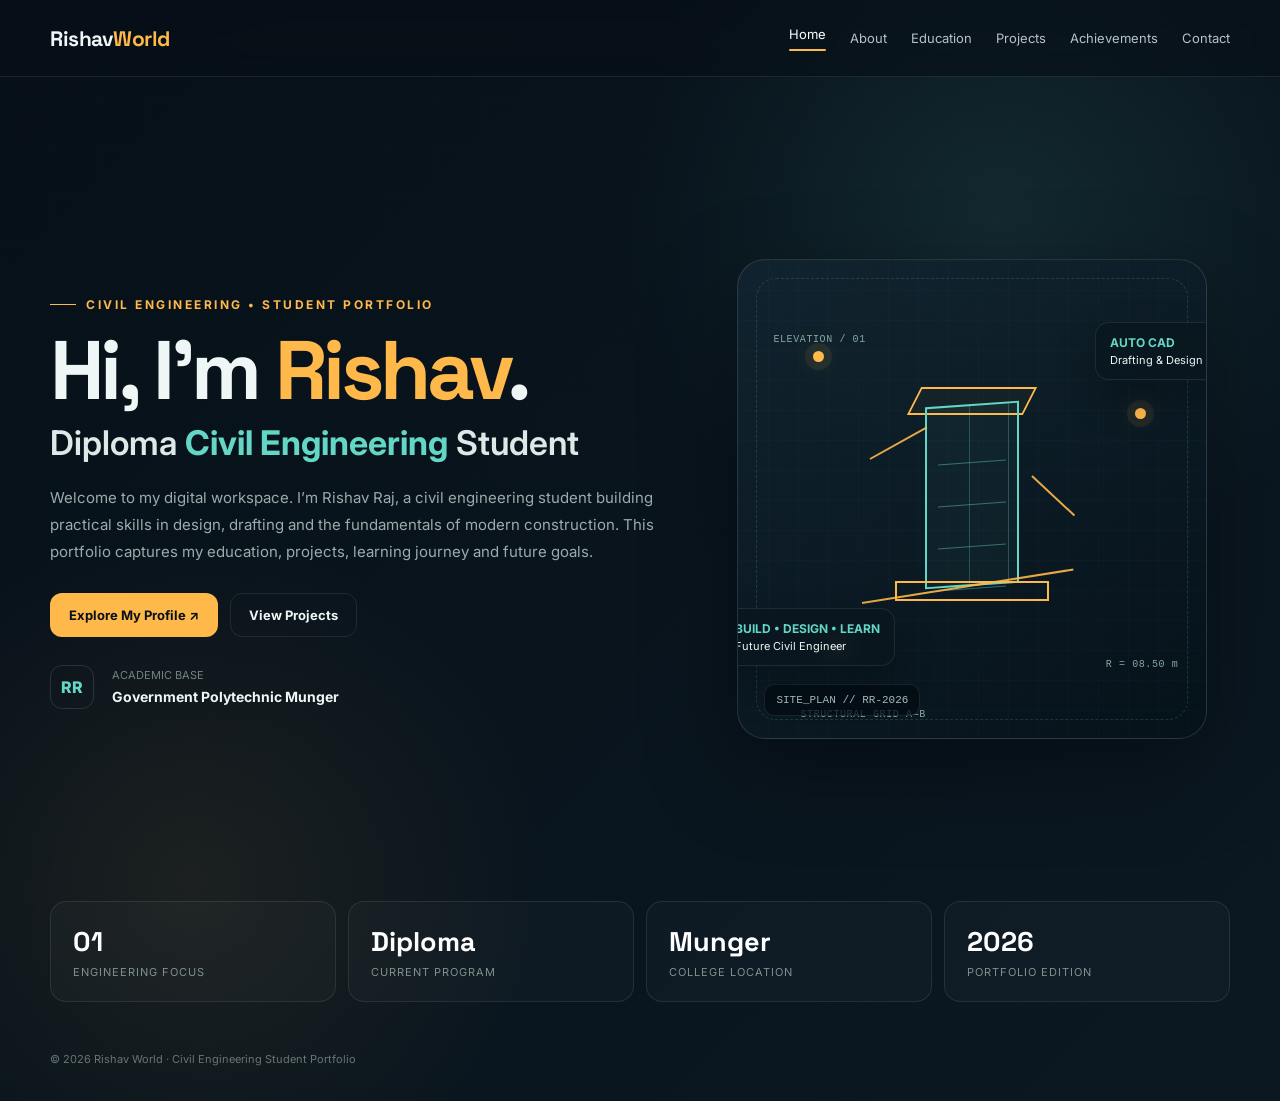
<file: index.html>
<!DOCTYPE html>
<html lang="en">
<head>
<meta charset="UTF-8">
<meta name="viewport" content="width=device-width, initial-scale=1.0">
<title>Rishav Raj | Civil Engineering Portfolio</title>
<meta name="description" content="Rishav Raj — Diploma in Civil Engineering student at Government Polytechnic Munger.">
<link rel="preconnect" href="https://fonts.googleapis.com">
<link rel="preconnect" href="https://fonts.gstatic.com" crossorigin>
<link href="https://fonts.googleapis.com/css2?family=Inter:wght@400;500;600;700;800&family=Space+Grotesk:wght@500;600;700&display=swap" rel="stylesheet">
<style>
:root{--bg:#071018;--bg2:#0b1822;--text:#eef7f5;--muted:#9aadaa;--line:rgba(255,255,255,.09);--accent:#ffb84a;--accent2:#63d6c6;--max:1180px}
*{box-sizing:border-box;margin:0;padding:0}html{scroll-behavior:smooth}
body{min-height:100vh;color:var(--text);font-family:Inter,system-ui,sans-serif;background:radial-gradient(circle at 78% 20%,rgba(99,214,198,.11),transparent 28%),radial-gradient(circle at 15% 80%,rgba(255,184,74,.08),transparent 25%),linear-gradient(135deg,var(--bg),var(--bg2));overflow-x:hidden}
body:before{content:"";position:fixed;inset:0;pointer-events:none;opacity:.18;background-image:linear-gradient(rgba(99,214,198,.08) 1px,transparent 1px),linear-gradient(90deg,rgba(99,214,198,.08) 1px,transparent 1px);background-size:48px 48px;mask-image:linear-gradient(to bottom,black,transparent 85%)}
a{color:inherit;text-decoration:none}.container{width:min(var(--max),calc(100% - 40px));margin:auto}
header{position:relative;z-index:10;border-bottom:1px solid var(--line);backdrop-filter:blur(14px);background:rgba(7,16,24,.62)}
nav{height:76px;display:flex;align-items:center;justify-content:space-between}.logo{font-family:"Space Grotesk";font-weight:700;font-size:21px;letter-spacing:-.5px}.logo span{color:var(--accent)}
.links{display:flex;gap:24px;align-items:center;overflow-x:auto;white-space:nowrap;scrollbar-width:none}.links::-webkit-scrollbar{display:none}.links a{font-size:13px;color:#b6c3c2;transition:.25s}.links a:hover,.links a.active{color:#fff}.links .active:after{content:"";display:block;width:100%;height:2px;background:var(--accent);margin-top:7px;border-radius:5px}
.hero{min-height:calc(100vh - 76px);display:grid;grid-template-columns:1.08fr .92fr;align-items:center;gap:60px;padding:70px 0 50px;position:relative}
.eyebrow{display:inline-flex;align-items:center;gap:10px;color:var(--accent);font-size:12px;letter-spacing:2.5px;font-weight:700}.eyebrow:before{content:"";width:26px;height:1px;background:var(--accent)}
h1{font-family:"Space Grotesk";font-size:clamp(48px,7vw,83px);line-height:.97;letter-spacing:-4px;margin:18px 0 12px}h1 span{color:var(--accent)}
.role{font-size:clamp(21px,3vw,34px);font-weight:600;color:#dce9e7;line-height:1.2}.role b{color:var(--accent2)}
.intro{color:var(--muted);max-width:660px;line-height:1.8;font-size:15px;margin-top:20px}
.actions{display:flex;gap:12px;flex-wrap:wrap;margin-top:28px}.btn{display:inline-flex;align-items:center;justify-content:center;padding:13px 18px;border-radius:12px;border:1px solid transparent;background:var(--accent);color:#0a1116;font-weight:700;font-size:13px;transition:.25s}.btn:hover{transform:translateY(-2px);box-shadow:0 10px 28px rgba(255,184,74,.18)}.btn.secondary{background:transparent;color:#ecf6f3;border-color:var(--line)}
.identity{display:flex;gap:18px;align-items:center;margin-top:28px}.identity .mark{width:44px;height:44px;border-radius:12px;border:1px solid rgba(255,255,255,.12);display:grid;place-items:center;color:var(--accent2);font-weight:800}.identity small{display:block;color:#718380;font-size:11px;margin-bottom:4px}.identity strong{font-size:14px}
.visual{position:relative;min-height:500px;display:grid;place-items:center}.engineering-card{position:relative;width:min(470px,100%);aspect-ratio:1/1.02;border:1px solid rgba(255,255,255,.12);border-radius:28px;background:linear-gradient(145deg,rgba(18,37,49,.86),rgba(6,17,25,.86));box-shadow:0 30px 90px rgba(0,0,0,.36);overflow:hidden}.engineering-card:before{content:"";position:absolute;inset:18px;border:1px dashed rgba(99,214,198,.18);border-radius:20px}
.grid{position:absolute;inset:0;opacity:.28;background-image:linear-gradient(rgba(99,214,198,.09) 1px,transparent 1px),linear-gradient(90deg,rgba(99,214,198,.09) 1px,transparent 1px);background-size:30px 30px}
.blueprint{position:absolute;inset:50px 45px;display:grid;place-items:center}.building{position:relative;width:250px;height:250px}.tower{position:absolute;left:78px;top:30px;width:94px;height:182px;border:2px solid var(--accent2);background:rgba(99,214,198,.04);transform:skewY(-4deg)}.tower:before,.tower:after{content:"";position:absolute;left:11px;right:11px;height:1px;background:rgba(99,214,198,.45)}.tower:before{top:56px;box-shadow:0 42px rgba(99,214,198,.45),0 84px rgba(99,214,198,.45),0 126px rgba(99,214,198,.45)}.tower:after{top:0;bottom:0;left:42px;right:auto;width:1px;height:auto;background:rgba(99,214,198,.28);box-shadow:39px 0 rgba(99,214,198,.28)}
.roof{position:absolute;left:67px;top:13px;width:116px;height:28px;border:2px solid var(--accent);transform:skewX(-27deg);background:rgba(255,184,74,.03)}.base{position:absolute;left:48px;bottom:23px;width:154px;height:20px;border:2px solid var(--accent)}
.beam{position:absolute;background:var(--accent);height:2px;transform-origin:left center;opacity:.9}.beam.one{left:15px;top:228px;width:214px;transform:rotate(-9deg)}.beam.two{left:23px;top:84px;width:65px;transform:rotate(-29deg)}.beam.three{right:7px;top:101px;width:58px;transform:rotate(43deg)}
.dimension{position:absolute;color:#86a7a1;font:10px ui-monospace,SFMono-Regular,Menlo,monospace;letter-spacing:.6px}.d1{left:35px;top:74px}.d2{right:28px;bottom:68px}.d3{left:62px;bottom:18px}.label{position:absolute;left:26px;bottom:22px;padding:9px 11px;border-radius:10px;background:rgba(4,13,18,.72);border:1px solid var(--line);font:11px ui-monospace,monospace;color:#abc0bc}
.marker{position:absolute;width:11px;height:11px;border-radius:50%;background:var(--accent);box-shadow:0 0 0 8px rgba(255,184,74,.08),0 0 28px rgba(255,184,74,.35)}.m1{top:19%;left:16%;animation:pulse 2.2s infinite}.m2{top:31%;right:13%;animation:pulse 2.2s .8s infinite}.m3{bottom:18%;left:20%;animation:pulse 2.2s 1.4s infinite}
.float-card{position:absolute;padding:12px 14px;border:1px solid var(--line);border-radius:14px;background:rgba(10,23,31,.86);box-shadow:0 18px 40px rgba(0,0,0,.24);backdrop-filter:blur(10px);font-size:11px}.float-card strong{display:block;color:var(--accent2);font-size:12px;margin-bottom:3px}.fc1{right:-12px;top:13%;animation:float 4s ease-in-out infinite}.fc2{left:-18px;bottom:15%;animation:float 4s .9s ease-in-out infinite}
.stats{display:grid;grid-template-columns:repeat(4,1fr);gap:12px;padding-bottom:50px}.stat{padding:22px;border:1px solid var(--line);background:rgba(255,255,255,.025);border-radius:16px}.stat b{font-family:"Space Grotesk";font-size:27px;color:#fff;display:block}.stat span{display:block;color:#7f908d;font-size:11px;margin-top:6px;text-transform:uppercase;letter-spacing:1px}
@keyframes float{50%{transform:translateY(-8px)}}@keyframes pulse{50%{transform:scale(1.35);opacity:.65}}
@media(max-width:900px){nav{height:auto;min-height:76px;flex-direction:column;align-items:flex-start;justify-content:center;gap:14px;padding:14px 0}.links{width:100%;gap:20px;padding-bottom:3px}.links a{flex:0 0 auto}.hero{grid-template-columns:1fr;gap:30px;padding-top:60px}.visual{min-height:430px}.stats{grid-template-columns:repeat(2,1fr)}}
@media(max-width:520px){.container{width:min(100% - 28px,var(--max))}h1{letter-spacing:-3px}.intro{font-size:14px}.engineering-card{border-radius:22px}.blueprint{transform:scale(.78)}.fc1{right:2px}.fc2{left:2px}.stats{grid-template-columns:1fr 1fr;gap:9px}.stat{padding:16px}}
</style>
</head>
<body>
<header><nav class="container">
<a class="logo" href="index.html">Rishav<span>World</span></a>
<div class="links">
<a class="active" href="index.html">Home</a><a href="about.html">About</a><a href="education.html">Education</a><a href="projects.html">Projects</a><a href="achievements.html">Achievements</a><a href="contact.html">Contact</a>
</div></nav></header>
<main>
<section class="hero container">
<div class="hero-text">
<p class="eyebrow">CIVIL ENGINEERING • STUDENT PORTFOLIO</p>
<h1>Hi, I'm <span>Rishav</span>.</h1>
<p class="role">Diploma <b>Civil Engineering</b> Student</p>
<p class="intro">Welcome to my digital workspace. I’m Rishav Raj, a civil engineering student building practical skills in design, drafting and the fundamentals of modern construction. This portfolio captures my education, projects, learning journey and future goals.</p>
<div class="actions"><a class="btn" href="about.html">Explore My Profile ↗</a><a class="btn secondary" href="projects.html">View Projects</a></div>
<div class="identity"><div class="mark">RR</div><div><small>ACADEMIC BASE</small><strong>Government Polytechnic Munger</strong></div></div>
</div>
<div class="visual" aria-label="Animated civil engineering blueprint illustration">
<div class="engineering-card">
<div class="grid"></div><span class="marker m1"></span><span class="marker m2"></span><span class="marker m3"></span>
<div class="blueprint"><div class="building"><div class="roof"></div><div class="tower"></div><div class="base"></div><i class="beam one"></i><i class="beam two"></i><i class="beam three"></i></div></div>
<span class="dimension d1">ELEVATION / 01</span><span class="dimension d2">R = 08.50 m</span><span class="dimension d3">STRUCTURAL GRID A—B</span><span class="label">SITE_PLAN // RR-2026</span>
<div class="float-card fc1"><strong>AUTO CAD</strong>Drafting &amp; Design</div>
<div class="float-card fc2"><strong>BUILD • DESIGN • LEARN</strong>Future Civil Engineer</div>
</div></div>
</section>
<section class="stats container">
<div class="stat"><b>01</b><span>Engineering Focus</span></div><div class="stat"><b>Diploma</b><span>Current Program</span></div><div class="stat"><b>Munger</b><span>College Location</span></div><div class="stat"><b>2026</b><span>Portfolio Edition</span></div>
</section>
</main>
<footer class="container" style="padding:0 0 35px;color:#667673;font-size:11px;">© 2026 Rishav World · Civil Engineering Student Portfolio</footer>
</body></html>
</file>
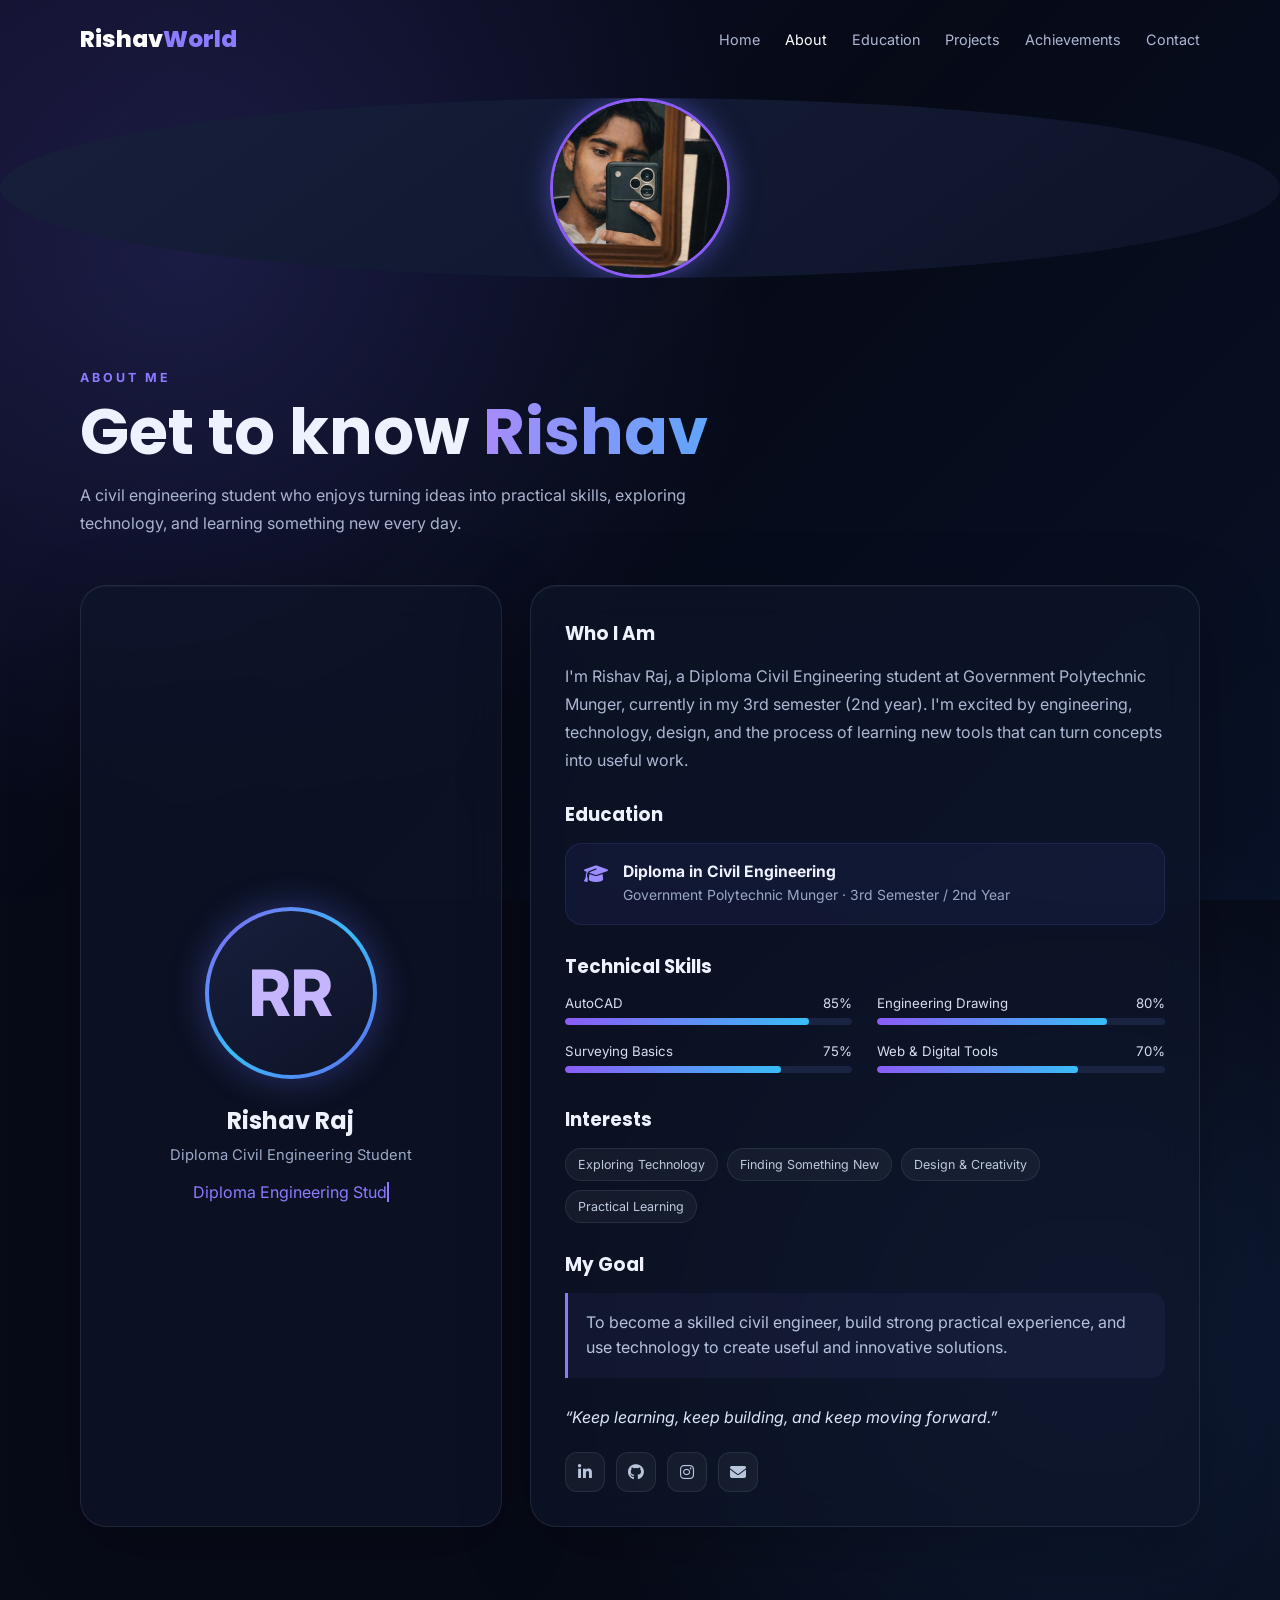
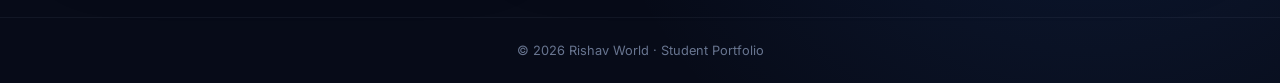
<file: about.html>
<!DOCTYPE html>
<html lang="en">
<head>
<meta charset="UTF-8">
<meta name="viewport" content="width=device-width,initial-scale=1.0">
<title>About Me | Rishav World</title>
<link rel="preconnect" href="https://fonts.googleapis.com">
<link rel="preconnect" href="https://fonts.gstatic.com" crossorigin>
<link href="https://fonts.googleapis.com/css2?family=Inter:wght@400;500;600;700;800&family=Poppins:wght@500;600;700;800&display=swap" rel="stylesheet">
<link rel="stylesheet" href="https://cdnjs.cloudflare.com/ajax/libs/font-awesome/6.5.2/css/all.min.css">
<style>
*{box-sizing:border-box;margin:0;padding:0}html{scroll-behavior:smooth}body{font-family:Inter,sans-serif;background:#070b18;color:#eef2ff;min-height:100vh;overflow-x:hidden;background-image:radial-gradient(circle at 15% 15%,rgba(99,102,241,.18),transparent 32%),radial-gradient(circle at 85% 80%,rgba(59,130,246,.14),transparent 30%)}body:before{content:"";position:fixed;inset:0;pointer-events:none;background:linear-gradient(135deg,rgba(124,58,237,.06),transparent 45%,rgba(37,99,235,.07));z-index:-1}.container{width:min(1120px,92%);margin:auto}.nav{height:78px;display:flex;align-items:center;justify-content:space-between}.logo{font-family:Poppins,sans-serif;font-size:1.45rem;font-weight:800;color:#fff;text-decoration:none}.logo span{color:#8b7cff}.links{display:flex;gap:25px;align-items:center;overflow-x:auto;white-space:nowrap;scrollbar-width:none}.links::-webkit-scrollbar{display:none}.links a{color:#aeb8d4;text-decoration:none;font-size:.9rem;transition:.3s}.links a:hover,.links .active{color:#fff}.page{padding:72px 0 90px}.eyebrow{color:#8b7cff;font-size:.78rem;font-weight:700;letter-spacing:3px;margin-bottom:12px}.page>h1{font-family:Poppins,sans-serif;font-size:clamp(2.3rem,5vw,4rem);line-height:1.1;margin-bottom:15px}.page>h1 span{background:linear-gradient(90deg,#a78bfa,#60a5fa);-webkit-background-clip:text;background-clip:text;color:transparent}.lead{color:#aab4cf;max-width:650px;line-height:1.7;margin-bottom:48px}.about-grid{display:grid;grid-template-columns:.85fr 1.35fr;gap:28px;align-items:stretch}.glass{background:rgba(15,22,42,.66);border:1px solid rgba(148,163,184,.15);box-shadow:0 20px 70px rgba(0,0,0,.25),inset 0 1px 0 rgba(255,255,255,.04);backdrop-filter:blur(18px);-webkit-backdrop-filter:blur(18px);border-radius:26px}.profile-card{padding:36px;text-align:center;display:flex;flex-direction:column;align-items:center;justify-content:center;transition:.35s}.glass:hover{transform:translateY(-5px);border-color:rgba(139,124,255,.35)}.profile-wrap{width:172px;height:172px;border-radius:50%;padding:4px;background:linear-gradient(135deg,#8b5cf6,#38bdf8,#6366f1);box-shadow:0 0 35px rgba(99,102,241,.35);margin-bottom:24px}.profile-photo{width:100%;height:100%;border-radius:50%;display:grid;place-items:center;background:linear-gradient(145deg,#171f3b,#0d1328);font-size:4rem;font-weight:800;color:#c4b5fd;overflow:hidden}.profile-photo img{width:100%;height:100%;object-fit:cover}.profile-card h2{font-family:Poppins,sans-serif;font-size:1.5rem;margin-bottom:8px}.role{color:#9ca9c8;font-size:.92rem}.tagline{margin-top:18px;color:#cbd5e1;min-height:24px}.tagline span{color:#8b7cff;border-right:2px solid #8b7cff;animation:blink .7s infinite}.content-card{padding:34px}.section-title{font-family:Poppins,sans-serif;font-size:1.15rem;margin-bottom:15px}.intro{color:#aeb8d4;line-height:1.75;margin-bottom:27px}.edu{display:flex;gap:15px;align-items:flex-start;padding:18px;border-radius:17px;background:rgba(99,102,241,.07);border:1px solid rgba(139,124,255,.12);margin-bottom:28px}.edu i{color:#9b8cff;font-size:1.2rem;margin-top:3px}.edu h4{font-size:.98rem;margin-bottom:4px}.edu p{color:#9aa7c5;font-size:.87rem;line-height:1.5}.skills{display:grid;grid-template-columns:1fr 1fr;gap:15px 25px;margin-bottom:30px}.skill{margin-bottom:3px}.skill-top{display:flex;justify-content:space-between;font-size:.83rem;color:#d8def0;margin-bottom:7px}.bar{height:7px;background:#1a2440;border-radius:99px;overflow:hidden}.bar i{display:block;height:100%;width:var(--w);background:linear-gradient(90deg,#8b5cf6,#38bdf8);border-radius:99px;transform-origin:left;animation:grow 1.2s ease both}.tags{display:flex;flex-wrap:wrap;gap:9px;margin-bottom:28px}.tag{padding:8px 12px;border-radius:999px;background:rgba(255,255,255,.045);border:1px solid rgba(148,163,184,.14);color:#bfc9df;font-size:.78rem;transition:.3s}.tag:hover{background:rgba(139,124,255,.13);color:#fff;transform:translateY(-2px)}.goal{padding:17px 18px;border-left:3px solid #8b7cff;background:rgba(139,124,255,.06);color:#b8c2db;line-height:1.6;border-radius:0 14px 14px 0;margin-bottom:27px}.quote{font-style:italic;color:#dbe4fa;line-height:1.6}.socials{display:flex;gap:11px;margin-top:22px}.socials a{width:40px;height:40px;border-radius:12px;display:grid;place-items:center;color:#b9c4dd;text-decoration:none;background:rgba(255,255,255,.045);border:1px solid rgba(148,163,184,.14);transition:.3s}.socials a:hover{color:#fff;background:rgba(99,102,241,.2);transform:translateY(-3px);box-shadow:0 8px 22px rgba(79,70,229,.2)}footer{text-align:center;padding:25px;color:#687590;font-size:.8rem;border-top:1px solid rgba(148,163,184,.08)}.reveal{animation:reveal .8s ease both}.delay{animation-delay:.12s}@keyframes reveal{from{opacity:0;transform:translateY(22px)}to{opacity:1;transform:none}}@keyframes grow{from{transform:scaleX(0)}to{transform:scaleX(1)}}@keyframes blink{50%{border-color:transparent}}@media(max-width:820px){.nav{height:auto;min-height:78px;flex-direction:column;align-items:flex-start;justify-content:center;gap:14px;padding:14px 0}.links{width:100%;gap:20px;padding-bottom:4px}.links a{font-size:.88rem;flex:0 0 auto}.page{padding-top:45px}.about-grid{grid-template-columns:1fr}.profile-card{min-height:420px}.content-card{padding:27px}.skills{grid-template-columns:1fr}}@media(max-width:480px){.page>h1{font-size:2.35rem}.profile-wrap{width:145px;height:145px}.profile-card{padding:28px}.content-card{padding:22px}}
</style>
</head>
<body>
<header><nav class="nav container"><a class="logo" href="index.html">Rishav<span>World</span></a><div class="links"><a href="index.html">Home</a><a class="active" href="about.html">About</a><a href="education.html">Education</a><a href="projects.html">Projects</a><a href="achievements.html">Achievements</a><a href="contact.html">Contact</a></div></nav></header>
<div class="profile-photo" style="margin:20px 0;text-align:center;"><img src="87943_profile-3.jpg" alt="Rishav Raj" style="width:180px;height:180px;object-fit:cover;border-radius:50%;border:3px solid #8b5cf6;box-shadow:0 0 28px rgba(99,102,241,.55);"></div><main class="container page">
<p class="eyebrow reveal">ABOUT ME</p><h1 class="reveal delay">Get to know <span>Rishav</span></h1><p class="lead reveal delay">A civil engineering student who enjoys turning ideas into practical skills, exploring technology, and learning something new every day.</p>
<div class="about-grid">
<article class="glass profile-card reveal"><div class="profile-wrap"><div class="profile-photo" aria-label="Profile photo placeholder">RR</div></div><h2>Rishav Raj</h2><p class="role">Diploma Civil Engineering Student</p><p class="tagline"><span id="typing"></span></p></article>
<article class="glass content-card reveal delay">
<h3 class="section-title">Who I Am</h3><p class="intro">I'm Rishav Raj, a Diploma Civil Engineering student at Government Polytechnic Munger, currently in my 3rd semester (2nd year). I'm excited by engineering, technology, design, and the process of learning new tools that can turn concepts into useful work.</p>
<h3 class="section-title">Education</h3><div class="edu"><i class="fa-solid fa-graduation-cap"></i><div><h4>Diploma in Civil Engineering</h4><p>Government Polytechnic Munger · 3rd Semester / 2nd Year</p></div></div>
<h3 class="section-title">Technical Skills</h3><div class="skills"><div class="skill"><div class="skill-top"><span>AutoCAD</span><span>85%</span></div><div class="bar"><i style="--w:85%"></i></div></div><div class="skill"><div class="skill-top"><span>Engineering Drawing</span><span>80%</span></div><div class="bar"><i style="--w:80%"></i></div></div><div class="skill"><div class="skill-top"><span>Surveying Basics</span><span>75%</span></div><div class="bar"><i style="--w:75%"></i></div></div><div class="skill"><div class="skill-top"><span>Web & Digital Tools</span><span>70%</span></div><div class="bar"><i style="--w:70%"></i></div></div></div>
<h3 class="section-title">Interests</h3><div class="tags"><span class="tag">Exploring Technology</span><span class="tag">Finding Something New</span><span class="tag">Design & Creativity</span><span class="tag">Practical Learning</span></div>
<h3 class="section-title">My Goal</h3><div class="goal">To become a skilled civil engineer, build strong practical experience, and use technology to create useful and innovative solutions.</div>
<p class="quote">“Keep learning, keep building, and keep moving forward.”</p>
<div class="socials"><a href="#" aria-label="LinkedIn"><i class="fa-brands fa-linkedin-in"></i></a><a href="#" aria-label="GitHub"><i class="fa-brands fa-github"></i></a><a href="#" aria-label="Instagram"><i class="fa-brands fa-instagram"></i></a><a href="mailto:your-email@example.com" aria-label="Email"><i class="fa-solid fa-envelope"></i></a></div>
</article></div></main><footer>© 2026 Rishav World · Student Portfolio</footer>
<script>const text='Diploma Engineering Student | Future Innovator',el=document.getElementById('typing');let i=0;function type(){if(i<=text.length){el.textContent=text.slice(0,i++);setTimeout(type,55)}}type();</script>
</body></html>
</file>
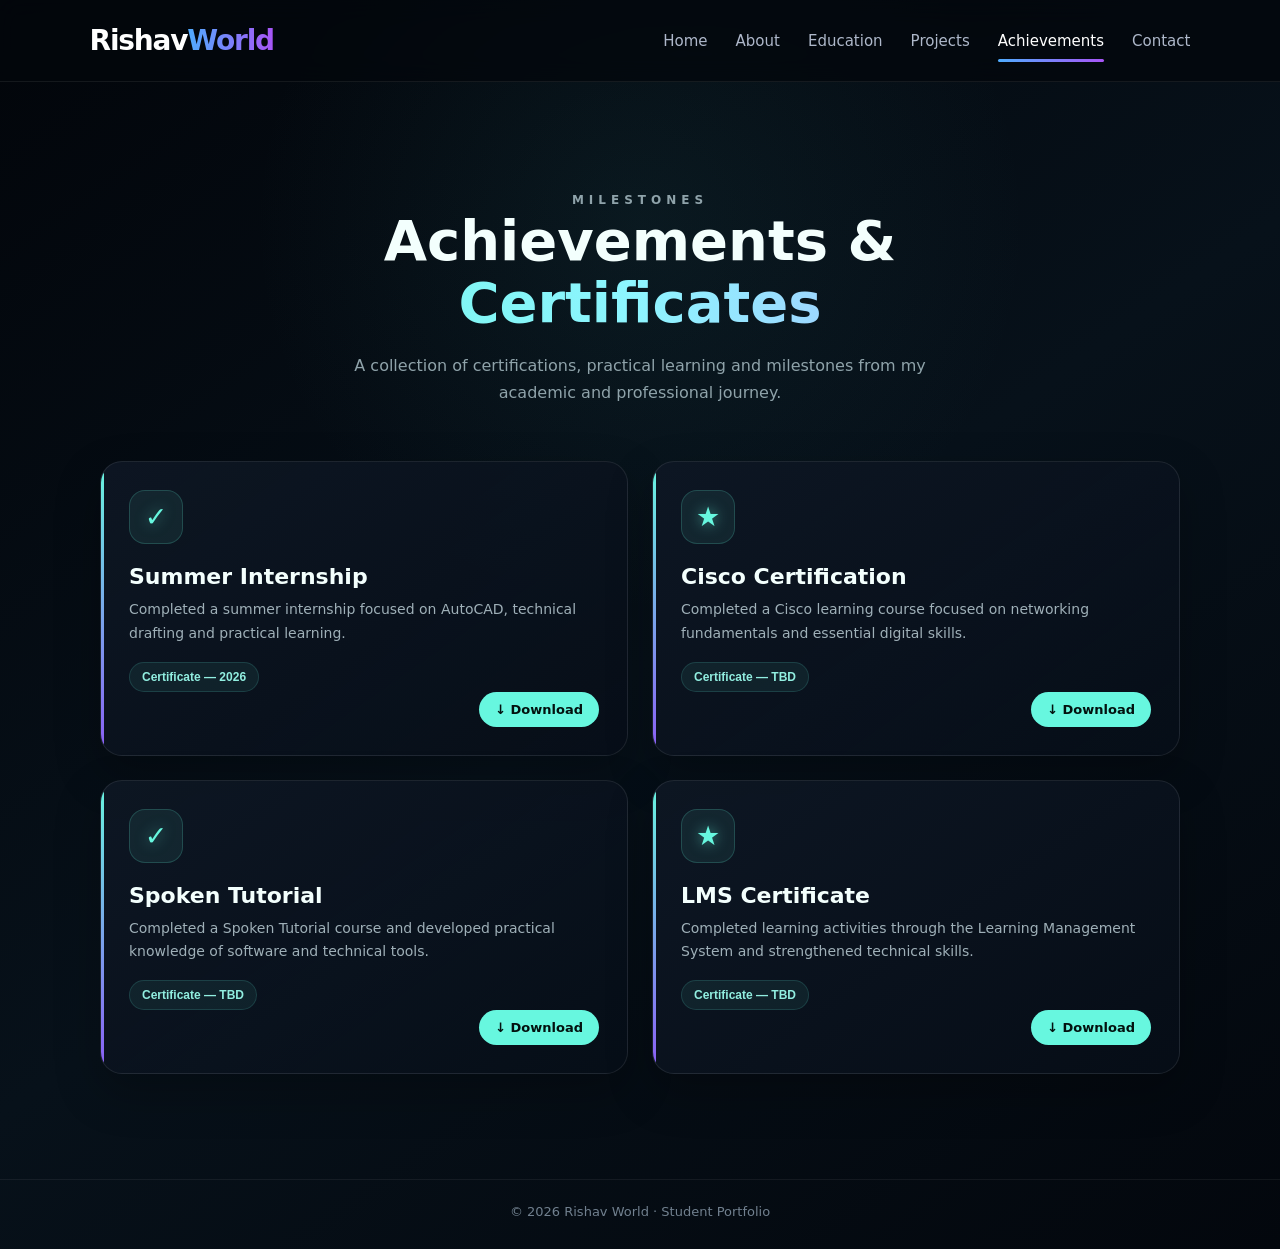
<file: achievements.html>
<!DOCTYPE html>
<html lang="en">
<head>
<meta charset="UTF-8">
<meta name="viewport" content="width=device-width, initial-scale=1.0">
<title>Achievements & Certificates | Rishav World</title>
<style>
:root{--bg:#050a12;--panel:#0b1420;--text:#f3fffd;--muted:#8fa3aa;--teal:#67f7df;--mint:#b8fff2}
*{box-sizing:border-box}html{scroll-behavior:smooth}
body{margin:0;min-height:100vh;color:var(--text);font-family:Inter,Poppins,system-ui,sans-serif;background:radial-gradient(circle at 50% 18%,rgba(50,130,135,.11),transparent 32%),linear-gradient(145deg,#02050a,#07111a 52%,#03070d)}
.nav{min-height:82px;padding:0 7%;display:flex;align-items:center;justify-content:space-between;gap:28px;border-bottom:1px solid rgba(255,255,255,.07);background:rgba(3,7,13,.76);backdrop-filter:blur(12px)}
.logo{color:#fff;text-decoration:none;font-size:28px;font-weight:800;letter-spacing:-1.2px}.logo span{background:linear-gradient(90deg,#4facfe,#a855f7);-webkit-background-clip:text;-webkit-text-fill-color:transparent}
.links{display:flex;align-items:center;justify-content:flex-end;gap:28px;flex-wrap:wrap}.links a{position:relative;color:#aeb8ca;text-decoration:none;font-size:15px;padding:30px 0}.links a:hover,.links a.active{color:#fff}.links a.active:after{content:"";position:absolute;left:0;right:0;bottom:18px;height:3px;border-radius:20px;background:linear-gradient(90deg,#4facfe,#a855f7)}
main{width:min(1080px,92%);margin:auto;padding:90px 0 105px}.head{text-align:center;margin-bottom:55px}.eyebrow{margin:0 0 12px;color:var(--teal);font-size:12px;font-weight:800;letter-spacing:5px}.head h1{margin:0;font-size:clamp(34px,5vw,56px);line-height:1.1}.head h1 span{display:block;background:linear-gradient(90deg,var(--teal),#8ef5ff,#b99cff);-webkit-background-clip:text;-webkit-text-fill-color:transparent}.head p{max-width:650px;margin:18px auto 0;color:var(--muted);line-height:1.7}
.grid{display:grid;grid-template-columns:repeat(2,minmax(0,1fr));gap:24px}.card{position:relative;min-height:275px;padding:28px;display:flex;flex-direction:column;border:1px solid rgba(255,255,255,.085);border-radius:22px;background:linear-gradient(145deg,rgba(14,23,36,.92),rgba(7,14,24,.84));box-shadow:0 18px 45px rgba(0,0,0,.25);overflow:hidden;opacity:0;transform:translateY(30px);transition:.65s ease}.card.show{opacity:1;transform:none}.card:before{content:"";position:absolute;inset:0 auto 0 0;width:3px;background:linear-gradient(180deg,var(--teal),#8b5cf6)}.card:hover{transform:translateY(-7px);border-color:rgba(103,247,223,.32);box-shadow:0 24px 55px rgba(0,0,0,.34),0 0 28px rgba(103,247,223,.08)}
.icon{width:54px;height:54px;display:grid;place-items:center;margin-bottom:20px;border-radius:16px;color:var(--teal);background:rgba(103,247,223,.075);border:1px solid rgba(103,247,223,.18);font-size:27px;text-shadow:0 0 14px rgba(103,247,223,.55)}
.card h2{margin:0 0 9px;font-size:22px}.card p{margin:0;color:#9fb0b8;font-size:14px;line-height:1.7}.tag{align-self:flex-start;margin-top:16px;padding:7px 12px;border-radius:999px;color:#91eee0;background:rgba(103,247,223,.07);border:1px solid rgba(103,247,223,.14);font-size:12px;font-weight:700;cursor:pointer}.tag:hover{box-shadow:0 0 18px rgba(103,247,223,.13)}
.download{align-self:flex-end;margin-top:auto;padding:10px 16px;border-radius:999px;color:#03110f;background:var(--teal);text-decoration:none;font-size:13px;font-weight:800;transition:.2s}.download:hover{transform:scale(1.05);background:var(--mint);box-shadow:0 0 24px rgba(103,247,223,.3)}
footer{text-align:center;padding:24px 20px 30px;color:#71808f;border-top:1px solid rgba(255,255,255,.06);font-size:13px}
.modal{position:fixed;inset:0;z-index:20;display:none;align-items:center;justify-content:center;padding:20px;background:rgba(0,0,0,.76);backdrop-filter:blur(9px)}.modal.open{display:flex}.box{width:min(520px,100%);padding:28px;border:1px solid rgba(103,247,223,.2);border-radius:22px;background:#09121e;box-shadow:0 25px 80px rgba(0,0,0,.55),0 0 35px rgba(103,247,223,.08)}.box h2{margin:0 0 8px}.box p{color:var(--muted);font-size:14px;line-height:1.6}.cert-list{display:grid;gap:10px;margin-top:20px}.cert-choice{width:100%;padding:15px 17px;text-align:left;border-radius:14px;border:1px solid rgba(255,255,255,.08);background:#0d1927;color:#eafff9;cursor:pointer;font:inherit;transition:.2s}.cert-choice:hover{border-color:rgba(103,247,223,.38);transform:translateX(3px)}.cert-choice small{display:block;margin-top:4px;color:#7e969b}.close{float:right;border:0;background:transparent;color:#8fa3aa;font-size:24px;cursor:pointer}
@media(max-width:800px){.nav{padding:18px 5%;flex-direction:column;gap:12px}.links{gap:14px 20px}.links a{padding:5px 0 12px;font-size:13px}.links a.active:after{bottom:1px}.grid{grid-template-columns:1fr}}@media(max-width:520px){main{padding:65px 0 80px}.card{min-height:255px;padding:24px}}
</style>
</head>
<body>
<header><nav class="nav"><a class="logo" href="index.html">Rishav<span>World</span></a><div class="links"><a href="index.html">Home</a><a href="about.html">About</a><a href="education.html">Education</a><a href="projects.html">Projects</a><a class="active" href="achievements.html">Achievements</a><a href="contact.html">Contact</a></div></nav></header>

<main>
<section class="head"><p class="eyebrow">MILESTONES</p><h1>Achievements &amp; <span>Certificates</span></h1><p>A collection of certifications, practical learning and milestones from my academic and professional journey.</p></section>

<section class="grid">
<article class="card"><div class="icon">✓</div><h2>Summer Internship</h2><p>Completed a summer internship focused on AutoCAD, technical drafting and practical learning.</p><button class="tag" data-year="2026">Certificate — 2026</button><a class="download" href="#" data-cert="Summer Internship">↓ Download</a></article>
<article class="card"><div class="icon">★</div><h2>Cisco Certification</h2><p>Completed a Cisco learning course focused on networking fundamentals and essential digital skills.</p><button class="tag" data-year="TBD">Certificate — TBD</button><a class="download" href="#" data-cert="Cisco Certification">↓ Download</a></article>
<article class="card"><div class="icon">✓</div><h2>Spoken Tutorial</h2><p>Completed a Spoken Tutorial course and developed practical knowledge of software and technical tools.</p><button class="tag" data-year="TBD">Certificate — TBD</button><a class="download" href="#" data-cert="Spoken Tutorial">↓ Download</a></article>
<article class="card"><div class="icon">★</div><h2>LMS Certificate</h2><p>Completed learning activities through the Learning Management System and strengthened technical skills.</p><button class="tag" data-year="TBD">Certificate — TBD</button><a class="download" href="#" data-cert="LMS Certificate">↓ Download</a></article>
</section>
</main>
<footer>© 2026 Rishav World · Student Portfolio</footer>

<div class="modal" id="modal" aria-hidden="true">
  <div class="box">
    <button class="close" id="close" aria-label="Close">×</button>
    <div id="listView">
      <h2>Certificates — <span id="selectedYear"></span></h2>
      <p>Select a certificate to open it.</p>
      <div class="cert-list" id="certList"></div>
    </div>
  </div>
</div>

<script>
const cards=document.querySelectorAll(".card");
const observer=new IntersectionObserver(entries=>entries.forEach(e=>{if(e.isIntersecting){e.target.classList.add("show");observer.unobserve(e.target)}}),{threshold:.12});
cards.forEach(c=>observer.observe(c));

const modal=document.getElementById("modal"),
      certList=document.getElementById("certList"),
      selectedYear=document.getElementById("selectedYear");

const certificates={
  "2026":[
    {name:"Summer Internship — AutoCAD",file:"summer-internship-autocad-protected.pdf"}
  ],
  "TBD":[]
};

function openCertificate(item){
  window.open(item.file,"_blank","noopener");
}

function showCertificates(year){
  selectedYear.textContent=year;
  certList.innerHTML="";
  const items=certificates[year]||[];

  if(!items.length){
    certList.innerHTML='<p style="margin:0;color:#8fa3aa">No certificate file has been added for this category yet.</p>';
  }

  items.forEach(item=>{
    const b=document.createElement("button");
    b.className="cert-choice";
    b.innerHTML=`${item.name}<small>Click to open certificate</small>`;
    b.onclick=()=>openCertificate(item);
    certList.appendChild(b);
  });

  modal.classList.add("open");
  modal.setAttribute("aria-hidden","false");
}

document.querySelectorAll(".tag").forEach(btn=>{
  btn.addEventListener("click",()=>showCertificates(btn.dataset.year));
});

document.querySelectorAll(".download").forEach(a=>{
  a.addEventListener("click",e=>{
    e.preventDefault();
    const card=a.closest(".card");
    const year=card.querySelector(".tag").dataset.year;
    const items=certificates[year]||[];
    const name=a.dataset.cert;
    const item=items.find(x=>x.name.toLowerCase().startsWith(name.toLowerCase()));

    if(item){
      const link=document.createElement("a");
      link.href=item.file;
      link.download="";
      document.body.appendChild(link);
      link.click();
      link.remove();
    } else {
      showCertificates(year);
    }
  });
});

document.getElementById("close").onclick=()=>modal.classList.remove("open");
modal.addEventListener("click",e=>{
  if(e.target===modal) modal.classList.remove("open");
});
</script>
</body>
</html>
</file>
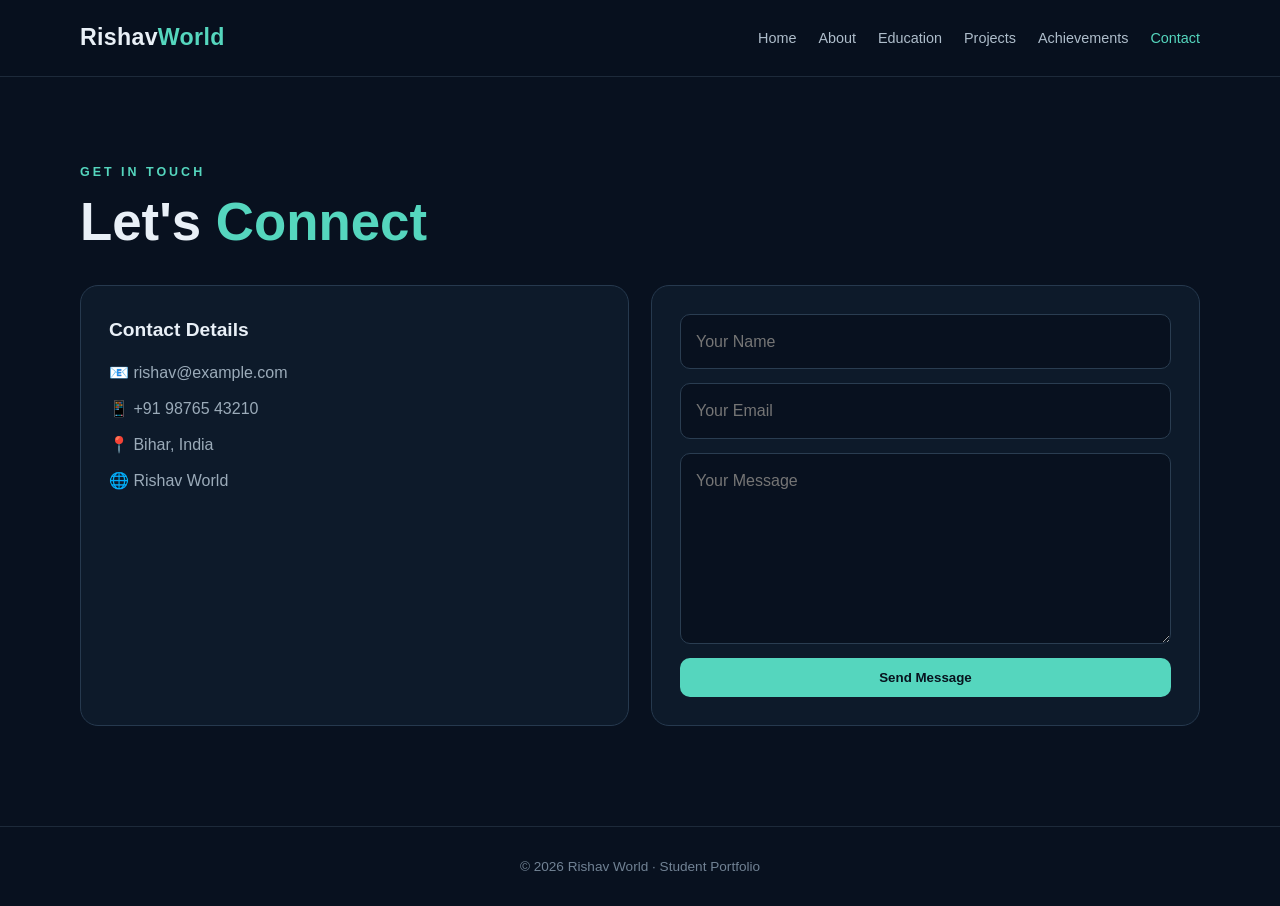
<file: contact.html>
<!DOCTYPE html><html lang="en"><head><meta charset="UTF-8"><meta name="viewport" content="width=device-width,initial-scale=1.0"><title>Contact | Rishav World</title><link rel="stylesheet" href="style.css"></head><body>
<header><nav class="nav container"><a class="logo" href="index.html">Rishav<span>World</span></a><div class="links"><a href="index.html">Home</a><a href="about.html">About</a><a href="education.html">Education</a><a href="projects.html">Projects</a><a href="achievements.html">Achievements</a><a class="active" href="contact.html">Contact</a></div></nav></header>
<main class="container page"><p class="eyebrow">GET IN TOUCH</p><h1>Let's <span>Connect</span></h1><div class="grid two"><div class="card"><h3>Contact Details</h3><p>📧 rishav@example.com</p><p>📱 +91 98765 43210</p><p>📍 Bihar, India</p><p>🌐 Rishav World</p></div><form class="card" onsubmit="event.preventDefault();alert('Thank you! This demo form is ready to connect with a backend later.');"><input placeholder="Your Name" required><input type="email" placeholder="Your Email" required><textarea placeholder="Your Message" rows="6" required></textarea><button class="btn" type="submit">Send Message</button></form></div></main><footer>© 2026 Rishav World · Student Portfolio</footer></body></html>
</file>
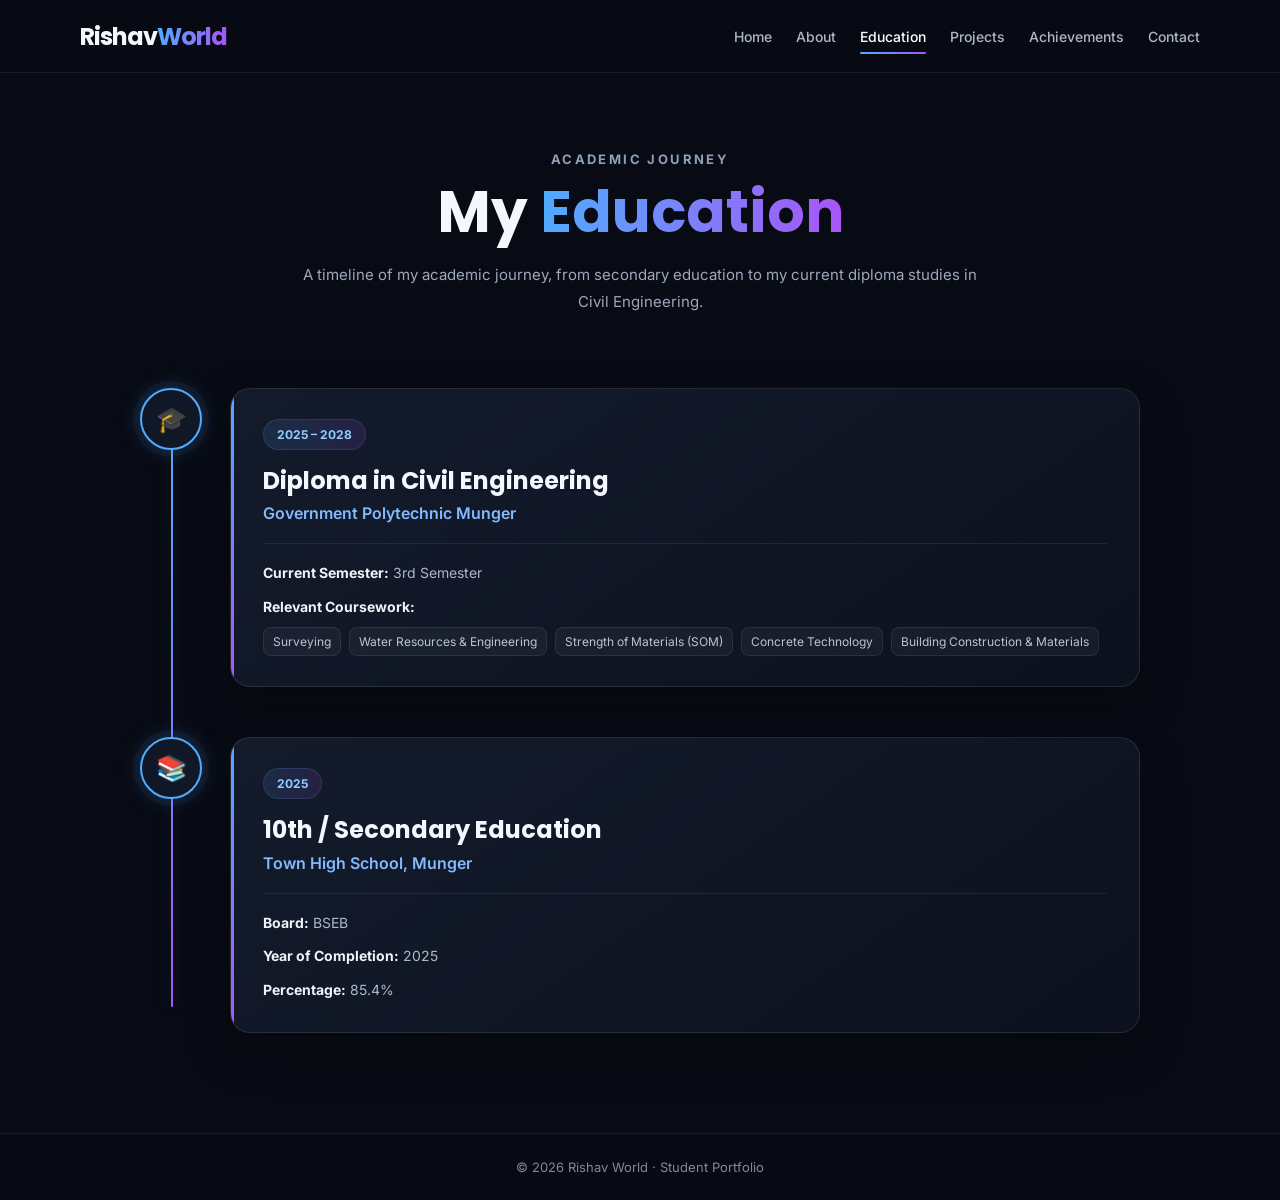
<file: education.html>
<!DOCTYPE html>
<html lang="en">
<head>
<meta charset="UTF-8">
<meta name="viewport" content="width=device-width, initial-scale=1.0">
<title>Education | Rishav World</title>
<link rel="preconnect" href="https://fonts.googleapis.com">
<link rel="preconnect" href="https://fonts.gstatic.com" crossorigin>
<link href="https://fonts.googleapis.com/css2?family=Inter:wght@400;500;600;700;800&family=Poppins:wght@500;600;700&display=swap" rel="stylesheet">
<style>
*{box-sizing:border-box;margin:0;padding:0}
html{scroll-behavior:smooth}
body{font-family:Inter,Arial,sans-serif;background:#080b14;color:#f5f7ff;min-height:100vh}
a{text-decoration:none;color:inherit}
.container{width:min(1120px,92%);margin:auto}
header{position:sticky;top:0;z-index:20;background:rgba(8,11,20,.86);backdrop-filter:blur(14px);border-bottom:1px solid rgba(255,255,255,.07)}
.nav{min-height:72px;display:flex;align-items:center;justify-content:space-between;gap:25px}
.logo{font-family:Poppins,sans-serif;font-size:24px;font-weight:700;letter-spacing:-1px}
.logo span{background:linear-gradient(90deg,#4facfe,#a855f7);-webkit-background-clip:text;background-clip:text;color:transparent}
.links{display:flex;align-items:center;gap:24px;flex-wrap:wrap}
.links a{font-size:14px;font-weight:500;color:#aeb7c9;transition:.25s}
.links a:hover,.links a.active{color:#fff}
.links a.active{position:relative}
.links a.active:after{content:"";position:absolute;left:0;right:0;bottom:-9px;height:2px;border-radius:5px;background:linear-gradient(90deg,#4facfe,#a855f7)}
.education-section{width:min(1000px,92%);margin:auto;padding:78px 0 95px}
.intro{text-align:center;margin-bottom:68px}
.eyebrow{font-size:13px;font-weight:700;letter-spacing:2.4px;color:#8ea0ba;margin-bottom:12px}
h1{font-family:Poppins,sans-serif;font-size:clamp(38px,6vw,58px);line-height:1.15;margin-bottom:15px}
h1 span{background:linear-gradient(90deg,#4facfe,#a855f7);-webkit-background-clip:text;background-clip:text;color:transparent}
.intro p:last-child{max-width:680px;margin:auto;color:#9da8bb;line-height:1.8;font-size:15px}
.timeline{position:relative;padding:5px 0}
.timeline:before{content:"";position:absolute;left:31px;top:31px;bottom:31px;width:2px;border-radius:10px;background:linear-gradient(180deg,#4facfe,#a855f7);box-shadow:0 0 16px rgba(79,172,254,.22);transform:scaleY(0);transform-origin:top;transition:transform 1.1s ease}
.timeline.line-visible:before{transform:scaleY(1)}
.item{position:relative;display:grid;grid-template-columns:62px 1fr;gap:28px;margin-bottom:50px}
.item:last-child{margin-bottom:0}
.marker{width:62px;height:62px;border-radius:50%;display:grid;place-items:center;background:#101727;border:2px solid #4facfe;box-shadow:0 0 0 7px rgba(79,172,254,.06),0 0 25px rgba(79,172,254,.2);font-size:25px;position:relative;z-index:2}
.card{background:linear-gradient(145deg,rgba(20,28,45,.96),rgba(13,18,31,.96));border:1px solid rgba(255,255,255,.09);border-radius:20px;padding:30px 32px;box-shadow:0 18px 45px rgba(0,0,0,.25);position:relative;overflow:hidden;opacity:1;transform:translateY(0);transition:transform .35s ease,border-color .3s ease,box-shadow .3s ease;animation:cardIn .7s ease both}
.card:before{content:"";position:absolute;left:0;top:0;bottom:0;width:3px;background:linear-gradient(180deg,#4facfe,#a855f7)}
.card.show{opacity:1;transform:translateY(0)}
@keyframes cardIn{from{opacity:.15;transform:translateY(22px)}to{opacity:1;transform:translateY(0)}}
.card:hover{transform:translateY(-7px);border-color:rgba(139,92,246,.45);box-shadow:0 22px 50px rgba(0,0,0,.34),0 0 30px rgba(79,172,254,.1)}
.year{display:inline-block;padding:7px 13px;border-radius:999px;background:linear-gradient(90deg,rgba(79,172,254,.13),rgba(168,85,247,.13));border:1px solid rgba(129,140,248,.16);color:#91ceff;font-size:12px;font-weight:700;margin-bottom:15px}
.card h2{font-family:Poppins,sans-serif;font-size:24px;line-height:1.3;margin-bottom:7px}
.card h3{font-size:16px;color:#83baff;font-weight:600;margin-bottom:20px}
.details{border-top:1px solid rgba(255,255,255,.07);padding-top:17px;display:grid;gap:10px}
.details p{color:#aeb8ca;font-size:14px;line-height:1.7}
.details strong{color:#f0f3fa}
.subjects{display:flex;flex-wrap:wrap;gap:8px;margin-top:9px}
.subjects span{font-size:12px;color:#bac4d5;background:rgba(255,255,255,.045);border:1px solid rgba(255,255,255,.08);border-radius:8px;padding:6px 9px}
footer{text-align:center;color:#7f899d;font-size:13px;padding:25px 15px;border-top:1px solid rgba(255,255,255,.07);background:#070a12}
@media(max-width:760px){.nav{padding:12px 0;align-items:flex-start}.links{justify-content:flex-end;gap:10px 15px}.links a{font-size:12px}.logo{font-size:20px}.education-section{padding:58px 0 75px}.intro{margin-bottom:48px}.item{grid-template-columns:46px 1fr;gap:16px;margin-bottom:34px}.marker{width:46px;height:46px;font-size:19px}.timeline:before{left:23px;top:23px;bottom:23px}.card{padding:23px 20px;border-radius:16px}.card h2{font-size:20px}.card h3{font-size:14px}.details p{font-size:13px}}
@media(prefers-reduced-motion:reduce){html{scroll-behavior:auto}.timeline:before{transform:scaleY(1);transition:none}.card{opacity:1;transform:none;transition:none;animation:none}}
</style>
</head>
<body>
<header><nav class="nav container"><a class="logo" href="index.html">Rishav<span>World</span></a><div class="links"><a href="index.html">Home</a><a href="about.html">About</a><a class="active" href="education_fixed.html">Education</a><a href="projects.html">Projects</a><a href="achievements.html">Achievements</a><a href="contact.html">Contact</a></div></nav></header>
<main class="education-section">
<section class="intro"><div class="eyebrow">ACADEMIC JOURNEY</div><h1>My <span>Education</span></h1><p>A timeline of my academic journey, from secondary education to my current diploma studies in Civil Engineering.</p></section>
<section class="timeline" aria-label="Education timeline">
<article class="item"><div class="marker" aria-hidden="true">🎓</div><div class="card"><span class="year">2025 – 2028</span><h2>Diploma in Civil Engineering</h2><h3>Government Polytechnic Munger</h3><div class="details"><p><strong>Current Semester:</strong> 3rd Semester</p><div><p><strong>Relevant Coursework:</strong></p><div class="subjects"><span>Surveying</span><span>Water Resources &amp; Engineering</span><span>Strength of Materials (SOM)</span><span>Concrete Technology</span><span>Building Construction &amp; Materials</span></div></div></div></div></article>
<article class="item"><div class="marker" aria-hidden="true">📚</div><div class="card"><span class="year">2025</span><h2>10th / Secondary Education</h2><h3>Town High School, Munger</h3><div class="details"><p><strong>Board:</strong> BSEB</p><p><strong>Year of Completion:</strong> 2025</p><p><strong>Percentage:</strong> 85.4%</p></div></div></article>
</section></main>
<footer>© 2026 Rishav World · Student Portfolio</footer>
<script>
const timeline=document.querySelector('.timeline');
const cards=document.querySelectorAll('.card');
if('IntersectionObserver' in window){
 const observer=new IntersectionObserver(entries=>{entries.forEach(e=>{if(e.isIntersecting){e.target.classList.add('show');observer.unobserve(e.target)}})},{threshold:.12});
 cards.forEach(c=>observer.observe(c));
 const lineObserver=new IntersectionObserver(entries=>{if(entries[0].isIntersecting){timeline.classList.add('line-visible');lineObserver.disconnect()}},{threshold:.05});
 lineObserver.observe(timeline);
}else{cards.forEach(c=>c.classList.add('show'));timeline.classList.add('line-visible')}
</script>
</body>
</html>
</file>
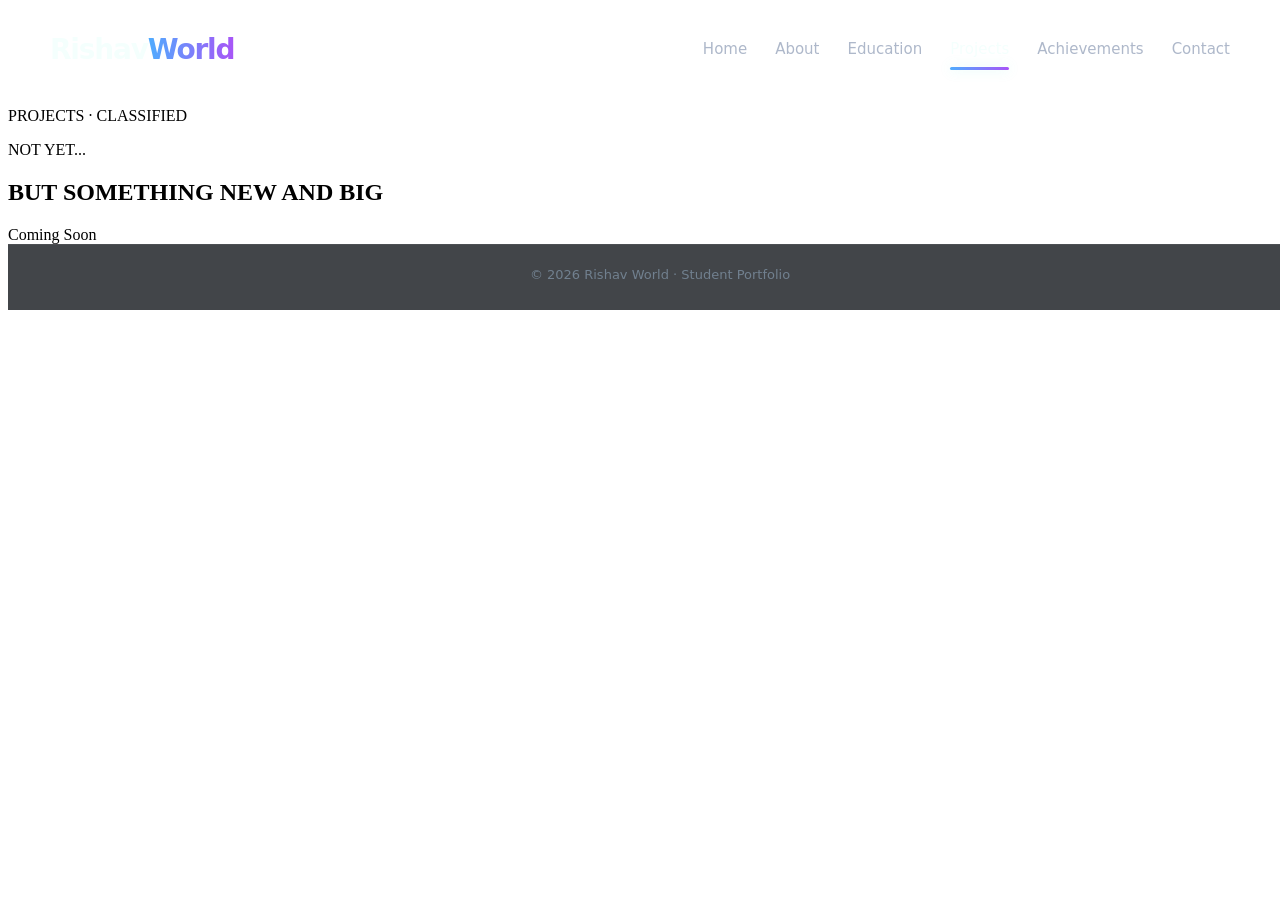
<file: projects.html>
<!DOCTYPE html>
<html lang="en">
<head>
  <meta charset="UTF-8">
  <meta name="viewport" content="width=device-width, initial-scale=1.0">
  <title>Projects | Rishav World</title>

  <style>
    /* Self-contained navbar/footer so this page works even if style.css is missing */
    .nav {
      width: min(1180px, 100%);
      margin: 0 auto;
      min-height: 82px;
      padding: 0 28px;
      display: flex;
      align-items: center;
      justify-content: space-between;
      gap: 30px;
      border-bottom: 1px solid rgba(255,255,255,.07);
    }

    .nav .logo {
      color: #f4fffd;
      text-decoration: none;
      font-family: Inter, Poppins, system-ui, sans-serif;
      font-size: 28px;
      font-weight: 800;
      letter-spacing: -1.2px;
      white-space: nowrap;
    }

    .nav .logo span {
      background: linear-gradient(90deg, #4facfe, #a855f7);
      -webkit-background-clip: text;
      -webkit-text-fill-color: transparent;
      background-clip: text;
    }

    .nav .links {
      display: flex;
      align-items: center;
      justify-content: flex-end;
      flex-wrap: wrap;
      gap: 28px;
    }

    .nav .links a {
      position: relative;
      color: #aeb8ca;
      text-decoration: none;
      font-family: Inter, Poppins, system-ui, sans-serif;
      font-size: 15px;
      font-weight: 500;
      padding: 30px 0;
      transition: color .25s ease;
    }

    .nav .links a:hover,
    .nav .links a.active {
      color: #f4fffd;
    }

    .nav .links a.active::after {
      content: "";
      position: absolute;
      left: 0;
      right: 0;
      bottom: 18px;
      height: 3px;
      border-radius: 10px;
      background: linear-gradient(90deg, #4facfe, #a855f7);
      box-shadow: 0 0 12px rgba(103,247,223,.25);
    }

    body > footer {
      width: 100%;
      padding: 22px 20px 28px;
      text-align: center;
      color: #71808f;
      font-family: Inter, Poppins, system-ui, sans-serif;
      font-size: 13px;
      border-top: 1px solid rgba(255,255,255,.06);
      background: rgba(3,7,13,.75);
    }

    @media (max-width: 850px) {
      .nav {
        min-height: auto;
        padding: 18px 20px;
        flex-direction: column;
        gap: 14px;
      }

      .nav .links {
        gap: 18px;
        justify-content: center;
      }

      .nav .links a {
        padding: 6px 0 12px;
        font-size: 14px;
      }

      .nav .links a.active::after {
        bottom: 2px;
      }
    }

    @media (max-width: 520px) {
      .nav .logo {
        font-size: 25px;
      }

      .nav .links {
        gap: 12px 16px;
      }

      .nav .links a {
        font-size: 12px;
      }

    :root {
      --bg: #050911;
      --teal: #67f7df;
      --mint: #b8fff2;
      --muted: #6f9f9b;
    }

    * { box-sizing: border-box; }

    body {
      margin: 0;
      min-height: 100vh;
      background:
        radial-gradient(circle at 50% 48%, rgba(52, 231, 207, .10), transparent 25%),
        radial-gradient(circle at 50% 50%, rgba(18, 72, 78, .13), transparent 48%),
        linear-gradient(135deg, #02050b 0%, #071019 52%, #03070d 100%);
      color: #f4fffd;
      overflow-x: hidden;
    }

    /* Cinematic atmosphere */
    .cinematic-projects {
      position: relative;
      min-height: calc(100vh - 135px);
      display: grid;
      place-items: center;
      padding: 80px 20px;
      overflow: hidden;
      isolation: isolate;
    }

    .cinematic-projects::before {
      content: "";
      position: absolute;
      width: 65vw;
      height: 65vw;
      max-width: 850px;
      max-height: 850px;
      left: 50%;
      top: 50%;
      transform: translate(-50%, -50%);
      background: radial-gradient(
        ellipse,
        rgba(102, 255, 231, .13) 0%,
        rgba(102, 255, 231, .045) 27%,
        transparent 68%
      );
      filter: blur(18px);
      opacity: .55;
      animation: spotlight 5s ease-in-out infinite;
      z-index: -2;
    }

    .cinematic-projects::after {
      content: "";
      position: absolute;
      inset: -20%;
      background:
        radial-gradient(circle at 20% 30%, rgba(85, 255, 229, .05), transparent 15%),
        radial-gradient(circle at 80% 65%, rgba(85, 255, 229, .045), transparent 17%),
        radial-gradient(circle at 45% 85%, rgba(255,255,255,.025), transparent 12%);
      filter: blur(30px);
      animation: fog 16s ease-in-out infinite alternate;
      z-index: -1;
      pointer-events: none;
    }

    .particles {
      position: absolute;
      inset: 0;
      pointer-events: none;
      z-index: -1;
    }

    .particles i {
      position: absolute;
      width: 2px;
      height: 2px;
      border-radius: 50%;
      background: var(--teal);
      opacity: .25;
      animation: float 8s linear infinite;
    }

    .particles i:nth-child(1) { left: 12%; top: 70%; animation-delay: -2s; }
    .particles i:nth-child(2) { left: 25%; top: 20%; animation-delay: -6s; }
    .particles i:nth-child(3) { left: 73%; top: 25%; animation-delay: -4s; }
    .particles i:nth-child(4) { left: 86%; top: 72%; animation-delay: -1s; }
    .particles i:nth-child(5) { left: 58%; top: 12%; animation-delay: -5s; }
    .particles i:nth-child(6) { left: 42%; top: 78%; animation-delay: -3s; }

    .reveal {
      width: min(100%, 1050px);
      text-align: center;
      animation: entrance .95s cubic-bezier(.2,.8,.2,1) both;
    }

    .coming-label {
      margin: 0 0 25px;
      color: var(--muted);
      font-size: 12px;
      font-weight: 700;
      letter-spacing: 5px;
      text-transform: uppercase;
      animation: flicker 4s infinite;
    }

    .dramatic-line {
      width: min(680px, 80%);
      height: 1px;
      margin: 0 auto 32px;
      background: linear-gradient(90deg, transparent, var(--teal), transparent);
      box-shadow: 0 0 12px rgba(103,247,223,.55);
      transform: scaleX(0);
      animation: lineReveal 1.1s .25s ease-out forwards;
    }

    .dramatic-line.bottom {
      margin: 32px auto 25px;
      animation-delay: 1.7s;
    }

    .not-yet {
      margin: 0 0 14px;
      color: #78a9a5;
      font-size: clamp(20px, 4vw, 35px);
      font-weight: 800;
      letter-spacing: clamp(5px, 1.6vw, 13px);
      text-transform: uppercase;
      text-shadow: 0 0 10px rgba(103,247,223,.28);
      animation: glitch .15s steps(2) 1.35s, flicker 5s 1.5s infinite;
    }

    .main-message {
      margin: 0;
      color: var(--mint);
      font-family: Inter, Poppins, system-ui, sans-serif;
      font-size: clamp(35px, 7vw, 78px);
      font-weight: 900;
      line-height: .98;
      letter-spacing: clamp(-2px, -.15vw, -1px);
      text-transform: uppercase;
      text-shadow:
        0 0 8px rgba(103,247,223,.55),
        0 0 28px rgba(103,247,223,.24);
    }

    .main-message span {
      display: inline-block;
      opacity: 0;
      transform: translateY(18px);
      animation: letterIn .55s ease forwards;
    }

    .main-message span:nth-child(1) { animation-delay: .9s; }
    .main-message span:nth-child(2) { animation-delay: 1.0s; }
    .main-message span:nth-child(3) { animation-delay: 1.1s; }
    .main-message span:nth-child(4) { animation-delay: 1.2s; }
    .main-message span:nth-child(5) { animation-delay: 1.3s; }
    .main-message span:nth-child(6) { animation-delay: 1.4s; }
    .main-message span:nth-child(7) { animation-delay: 1.5s; }
    .main-message span:nth-child(8) { animation-delay: 1.6s; }

    .message-word {
      display: inline-block;
      white-space: nowrap;
    }

    .pause {
      display: block;
      height: .2em;
    }

    .status {
      display: inline-flex;
      align-items: center;
      gap: 10px;
      color: #86aaa6;
      font-size: 12px;
      font-weight: 700;
      letter-spacing: 3px;
      text-transform: uppercase;
      animation: statusIn .7s 2.15s both;
    }

    .status-dot {
      width: 8px;
      height: 8px;
      border-radius: 50%;
      background: var(--teal);
      box-shadow: 0 0 8px var(--teal), 0 0 18px rgba(103,247,223,.55);
      animation: dotPulse 1.25s ease-in-out infinite;
    }

    @keyframes entrance {
      0% { opacity: 0; transform: scale(.96) translateY(15px); }
      55% { opacity: 1; transform: scale(1.012) translateY(-2px); }
      100% { opacity: 1; transform: scale(1) translateY(0); }
    }

    @keyframes spotlight {
      0%,100% { opacity: .42; transform: translate(-50%, -50%) scale(.92); }
      50% { opacity: .72; transform: translate(-50%, -50%) scale(1.08); }
    }

    @keyframes fog {
      from { transform: translate3d(-3%, -1%, 0) scale(1); }
      to { transform: translate3d(4%, 2%, 0) scale(1.08); }
    }

    @keyframes float {
      0% { transform: translateY(30px); opacity: 0; }
      20% { opacity: .3; }
      80% { opacity: .15; }
      100% { transform: translateY(-150px); opacity: 0; }
    }

    @keyframes lineReveal {
      to { transform: scaleX(1); }
    }

    @keyframes letterIn {
      to { opacity: 1; transform: translateY(0); }
    }

    @keyframes flicker {
      0%, 7%, 9%, 11%, 100% { opacity: 1; }
      8%, 10% { opacity: .35; }
      58% { opacity: .9; }
      59% { opacity: .45; }
      60% { opacity: 1; }
    }

    @keyframes glitch {
      0% { transform: translateX(0); }
      30% { transform: translateX(-3px); }
      60% { transform: translateX(3px); }
      100% { transform: translateX(0); }
    }

    @keyframes statusIn {
      from { opacity: 0; transform: translateY(10px); }
      to { opacity: 1; transform: translateY(0); }
    }

    @keyframes dotPulse {
      0%,100% { transform: scale(.7); opacity: .55; }
      50% { transform: scale(1.25); opacity: 1; }
    }

    @media (max-width: 700px) {
      .cinematic-projects {
        min-height: calc(100vh - 90px);
        padding: 60px 16px;
      }

      .main-message {
        font-size: clamp(31px, 9vw, 55px);
      }

      .not-yet {
        letter-spacing: 5px;
      }

      .message-word {
        white-space: normal;
      }
    }

    @media (prefers-reduced-motion: reduce) {
      *, *::before, *::after {
        animation-duration: .01ms !important;
        animation-iteration-count: 1 !important;
        transition: none !important;
      }

      .main-message span {
        opacity: 1;
        transform: none;
      }

      .dramatic-line {
        transform: scaleX(1);
      }
    }
  </style>
</head>

<body>
  <header>
    <nav class="nav container">
      <a class="logo" href="index.html">Rishav<span>World</span></a>
      <div class="links">
        <a href="index.html">Home</a>
        <a href="about.html">About</a>
        <a href="education.html">Education</a>
        <a class="active" href="projects.html">Projects</a>
        <a href="achievements.html">Achievements</a>
        <a href="contact.html">Contact</a>
      </div>
    </nav>
  </header>

  <main class="cinematic-projects">
    <div class="particles" aria-hidden="true">
      <i></i><i></i><i></i><i></i><i></i><i></i>
    </div>

    <section class="reveal" aria-label="Projects coming soon">
      <p class="coming-label">PROJECTS · CLASSIFIED</p>

      <div class="dramatic-line"></div>

      <p class="not-yet">NOT YET...</p>

      <h1 class="main-message">
        <span class="message-word">
          <span>BU</span><span>T</span>
        </span>
        <span class="pause"></span>
        <span class="message-word">
          <span>SOM</span><span>ETH</span><span>ING</span>
        </span>
        <span class="pause"></span>
        <span class="message-word">
          <span>NEW</span>
        </span>
        <span class="pause"></span>
        <span class="message-word">
          <span>AND</span>
        </span>
        <span class="pause"></span>
        <span class="message-word">
          <span>BIG</span>
        </span>
      </h1>

      <div class="dramatic-line bottom"></div>

      <div class="status">
        <span class="status-dot"></span>
        Coming Soon
      </div>
    </section>
  </main>

  <footer>© 2026 Rishav World · Student Portfolio</footer>
</body>
</html>
</file>
<file: style.css>
*{box-sizing:border-box;margin:0;padding:0}body{font-family:Inter,Arial,sans-serif;background:#08111f;color:#e9f0f7;line-height:1.7}a{text-decoration:none;color:inherit}.container{width:min(1120px,92%);margin:auto}header{position:sticky;top:0;z-index:5;background:rgba(8,17,31,.9);backdrop-filter:blur(12px);border-bottom:1px solid #1d2a3a}.nav{min-height:76px;display:flex;align-items:center;justify-content:space-between;gap:20px}.logo{font-size:1.45rem;font-weight:800;letter-spacing:.3px}.logo span,h1 span,h2 span{color:#55d6be}.links{display:flex;gap:22px;flex-wrap:wrap;justify-content:flex-end}.links a{font-size:.9rem;color:#aebdcb}.links a:hover,.links .active{color:#55d6be}.hero{min-height:650px;display:grid;grid-template-columns:1.5fr .8fr;align-items:center;gap:70px}.eyebrow{color:#55d6be;font-size:.78rem;font-weight:800;letter-spacing:3px}.hero h1,h1{font-size:clamp(2.7rem,6vw,4.8rem);line-height:1.08;margin:12px 0}.hero h2{font-size:1.25rem;font-weight:600;color:#b8c5d1;margin-bottom:18px}.hero p:not(.eyebrow),.lead{color:#91a2b4;max-width:650px}.buttons{display:flex;gap:12px;margin-top:28px;flex-wrap:wrap}.btn{display:inline-block;border:0;border-radius:10px;padding:12px 20px;background:#55d6be;color:#07131e;font-weight:800;cursor:pointer}.btn.secondary{background:transparent;color:#e9f0f7;border:1px solid #314255}.profile-card{padding:35px;text-align:center;background:linear-gradient(145deg,#12253a,#0d1b2c);border:1px solid #26394e;border-radius:24px;box-shadow:0 25px 70px #0005}.avatar{width:145px;height:145px;margin:auto auto 20px;border-radius:50%;display:grid;place-items:center;font-size:4rem;font-weight:900;color:#08111f;background:#55d6be}.profile-card h3{font-size:1.4rem}.profile-card p,.muted{color:#91a2b4}.mini{margin-top:18px;color:#55d6be;font-size:.8rem;letter-spacing:2px}.stats{display:grid;grid-template-columns:repeat(4,1fr);border:1px solid #26394e;border-radius:18px;overflow:hidden;margin-bottom:70px}.stats div{padding:25px;text-align:center;background:#0d1a2a;border-right:1px solid #26394e}.stats div:last-child{border:0}.stats b{display:block;font-size:1.8rem;color:#55d6be}.stats span{color:#91a2b4}.page{padding:85px 0 100px;min-height:700px}.page h1{font-size:3.3rem;margin:10px 0 8px}.grid{display:grid;gap:22px;margin-top:35px}.grid.two{grid-template-columns:repeat(2,1fr)}.grid.three{grid-template-columns:repeat(3,1fr)}.card{background:#0d1a2a;border:1px solid #26394e;border-radius:18px;padding:28px}.card h3{margin-bottom:12px;font-size:1.2rem}.card p{color:#9babb9;margin-bottom:9px}.tags{display:flex;gap:9px;flex-wrap:wrap;margin-top:15px}.tags span,.pill{padding:5px 10px;border-radius:99px;background:#13283a;color:#55d6be;font-size:.78rem;border:1px solid #23465a}.icon{font-weight:900;color:#55d6be;font-size:1.3rem;margin-bottom:10px}.timeline{margin:40px 0;border-left:2px solid #55d6be;padding-left:30px}.timeline-item{margin-bottom:35px;position:relative}.timeline-item:before{content:'';position:absolute;width:11px;height:11px;background:#55d6be;border-radius:50%;left:-37px;top:10px}.timeline-item>b{color:#55d6be;font-size:.85rem}.timeline-item h3{margin:4px 0}.skill{margin:20px 0}.skill label{display:flex;justify-content:space-between;color:#b8c5d1}.skill>div{height:8px;background:#1d2b3b;border-radius:10px;margin-top:7px;overflow:hidden}.skill i{display:block;height:100%;background:#55d6be;border-radius:10px}form{display:grid;gap:14px}input,textarea{width:100%;padding:13px 15px;background:#08111f;border:1px solid #2a3d51;color:#fff;border-radius:10px;font:inherit;outline:none}input:focus,textarea:focus{border-color:#55d6be}footer{text-align:center;padding:28px;border-top:1px solid #1d2a3a;color:#718294;font-size:.85rem}@media(max-width:800px){.links{gap:10px}.links a{font-size:.75rem}.hero{grid-template-columns:1fr;padding:70px 0}.profile-card{max-width:360px}.stats{grid-template-columns:repeat(2,1fr)}.stats div:nth-child(2){border-right:0}.grid.two,.grid.three{grid-template-columns:1fr}.page h1{font-size:2.5rem}.nav{align-items:flex-start;padding:18px 0;flex-direction:column}.links{justify-content:flex-start}}
</file>
